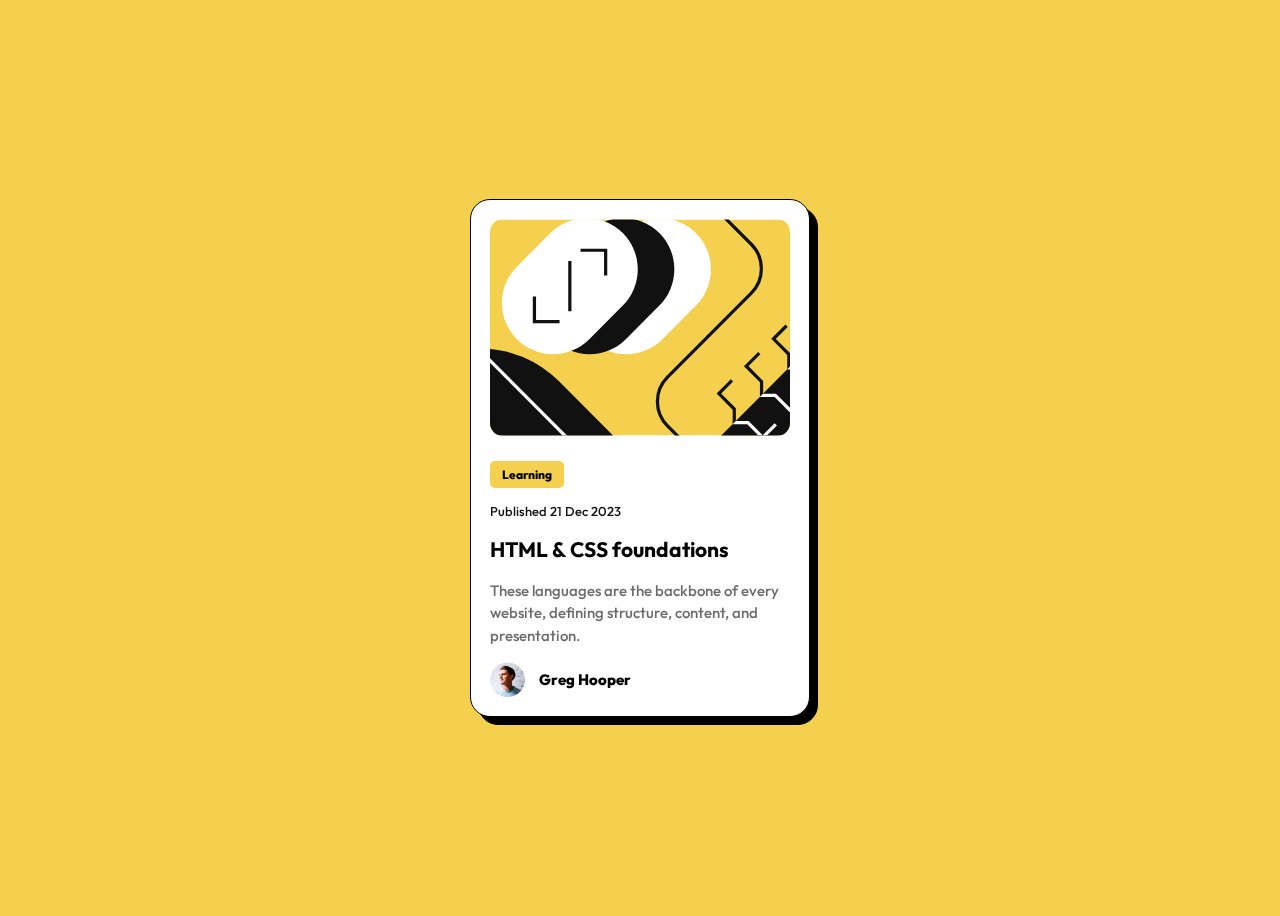
<file: blog-preview-card/index.html>
<!DOCTYPE html>
<html lang="en">

<head>
  <meta charset="UTF-8">
  <meta name="viewport" content="width=device-width, initial-scale=1.0">
  <!-- displays site properly based on user's device -->
  <link rel="icon" type="image/png" sizes="32x32" href="./assets/images/favicon-32x32.png">
  <link rel="stylesheet" href="styles.css">
  <title>Blog preview card</title>
</head>

<body>

  <main class="card">
    <img class="card-main-img" src="./assets/images/illustration-article.svg" alt="imagen">
    <div class="card-content">
      <span class="card-tag">Learning</span>
      <p class="card-date">Published 21 Dec 2023</p>
      <h2 class="card-title">HTML & CSS foundations</h2>
      <p class="card-description">
        These languages are the backbone of every website, defining structure, content, and presentation.
      </p>
      <div class="card-author">
        <img src="./assets/images/image-avatar.webp" alt="Greg Hooper">
        <span>Greg Hooper</span>
      </div>
    </div>
  </main>
</body>

</html>
</file>
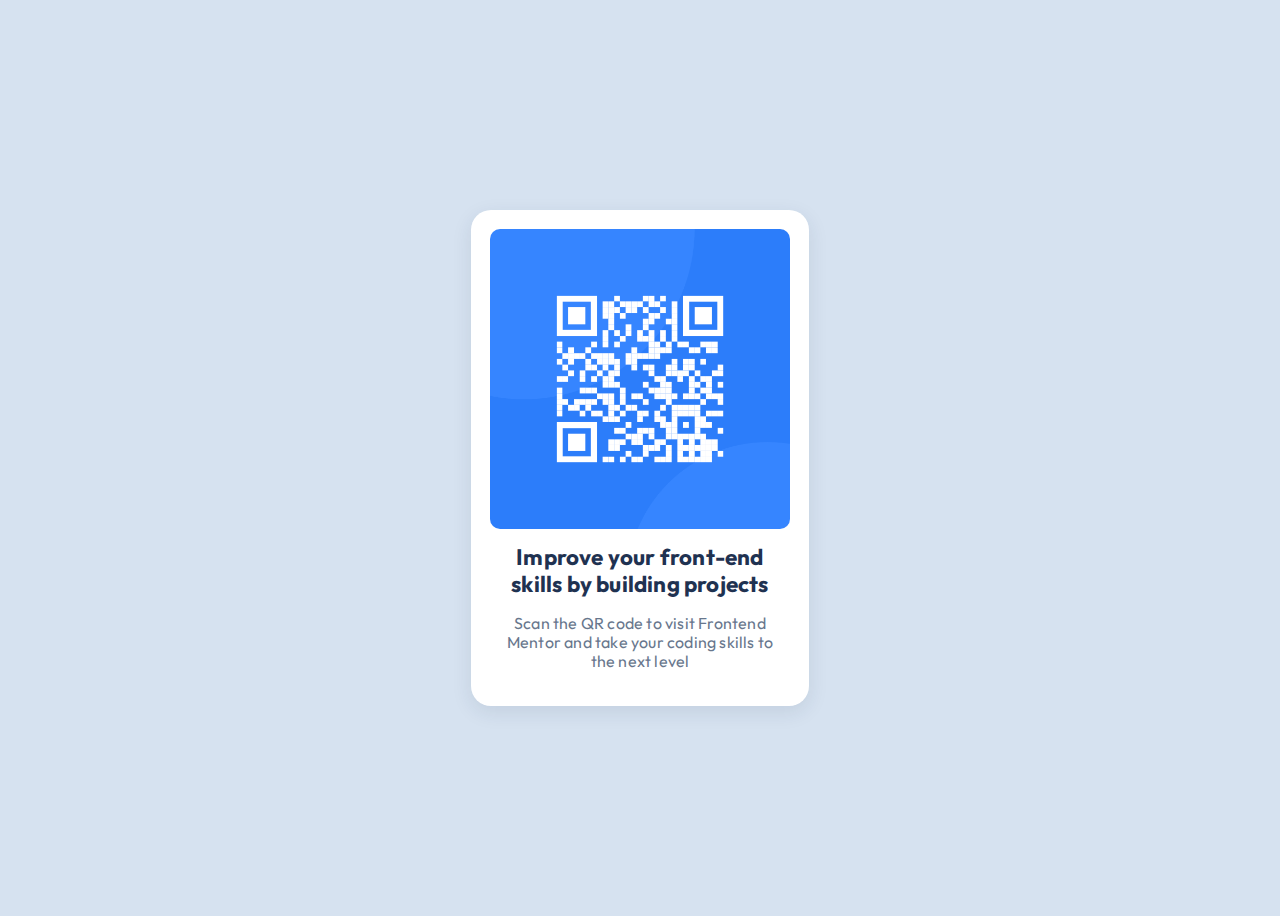
<file: qr-code-component/index.html>
<!DOCTYPE html>
<html lang="en">

<head>
  <meta charset="UTF-8">
  <meta name="viewport" content="width=device-width, initial-scale=1.0">
  <link rel="stylesheet" href="styles.css">
  <title>QR code component</title>
</head>

<body>
  <main class="container">
    <img src="images/image-qr-code.png" alt="qr-code">
    <div class="text-container">
      <h1>Improve your front-end skills by building projects</h1>
      <p>Scan the QR code to visit Frontend Mentor and take your coding skills to the next level</p>
    </div>
  </main>
</body>

</html>
</file>
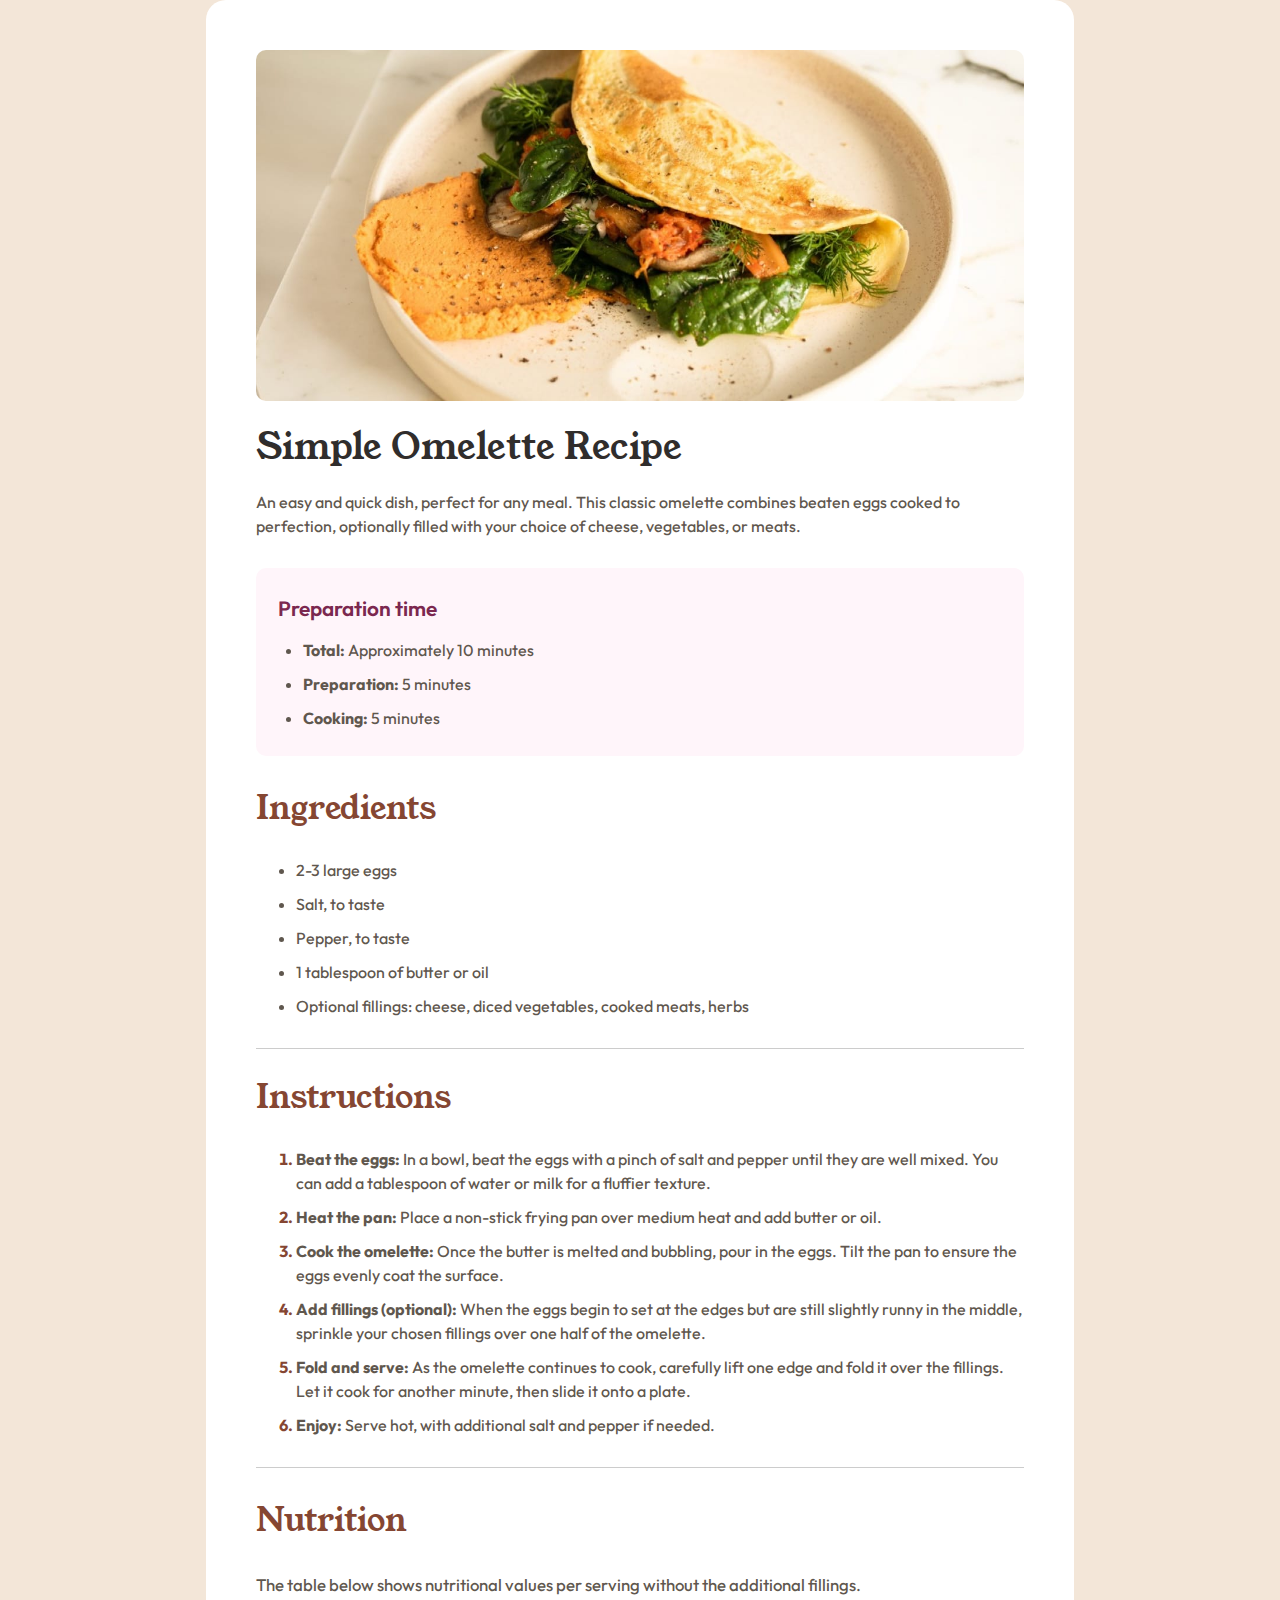
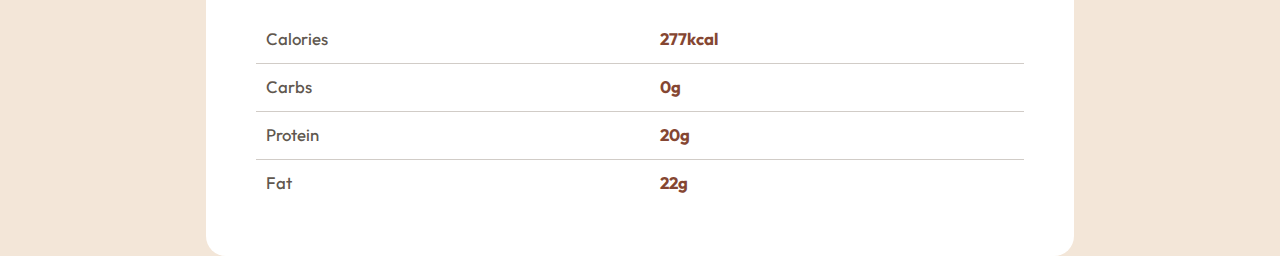
<file: recipe-page/index.html>
<!DOCTYPE html>
<html lang="en">

<head>
  <meta charset="UTF-8">
  <meta name="viewport" content="width=device-width, initial-scale=1.0">
  <!-- displays site properly based on user's device -->
  <link rel="icon" type="image/png" sizes="32x32" href="./assets/images/favicon-32x32.png">
  <title>Frontend Mentor | Recipe page</title>
  <link rel="stylesheet" href="./styles.css">
</head>

<body>
  <main>
    <article class="recipe">
      <img class="recipe-img" src="./assets/images/image-omelette.jpeg" alt="A delicious omelette recipe">
      <div class="recipe-data">
        <header>
          <h1 class="recipe-title">Simple Omelette Recipe</h1>
          <p class="recipe-description">
            An easy and quick dish, perfect for any meal.
            This classic omelette combines beaten eggs cooked to perfection, optionally filled with your choice of
            cheese,
            vegetables, or meats.
          </p>
        </header>
        <section class="recipe-preparation-time">
          <h2>Preparation time</h2>
          <ul>
            <li><strong>Total:</strong> Approximately 10 minutes</li>
            <li><strong>Preparation:</strong> 5 minutes</li>
            <li><strong>Cooking:</strong> 5 minutes</li>
          </ul>
        </section>
        <section class="recipe-ingredients">
          <h2>Ingredients</h2>
          <ul>
            <li> 2-3 large eggs</li>
            <li>Salt, to taste</li>
            <li>Pepper, to taste</li>
            <li>1 tablespoon of butter or oil</li>
            <li>Optional fillings: cheese, diced vegetables, cooked meats, herbs</li>
          </ul>
        </section>
        <hr>
        <section class="recipe-instructions">
          <h2>Instructions</h2>
          <ol>
            <li><strong>Beat the eggs:</strong> In a bowl, beat the eggs with a pinch of salt and pepper until they are
              well mixed.
              You can add a tablespoon of water or milk for a fluffier texture.</li>
            <li><strong>Heat the pan:</strong> Place a non-stick frying pan over medium heat and add butter or oil.</li>
            <li><strong>Cook the omelette:</strong> Once the butter is melted and bubbling, pour in the eggs. Tilt the
              pan to ensure
              the eggs evenly coat the surface.</li>
            <li><strong>Add fillings (optional):</strong> When the eggs begin to set at the edges but are still slightly
              runny in the
              middle, sprinkle your chosen fillings over one half of the omelette.</li>
            <li><strong>Fold and serve:</strong> As the omelette continues to cook, carefully lift one edge and fold it
              over the
              fillings. Let it cook for another minute, then slide it onto a plate.</li>
            <li><strong>Enjoy:</strong> Serve hot, with additional salt and pepper if needed.</li>
          </ol>
        </section>
        <hr>
        <section class="recipe-nutrition">
          <h2>Nutrition</h2>
          <p>The table below shows nutritional values per serving without the additional fillings.</p>
          <table>
            <tbody>
              <tr>
                <th>Calories</th>
                <td>277kcal</td>
              </tr>
              <tr>
                <th>Carbs</th>
                <td>0g</td>
              </tr>
              <tr>
                <th>Protein</th>
                <td>20g</td>
              </tr>
              <tr>
                <th>Fat</th>
                <td>22g</td>
              </tr>
            </tbody>
          </table>
        </section>
      </div>
    </article>
  </main>

</body>

</html>
</file>
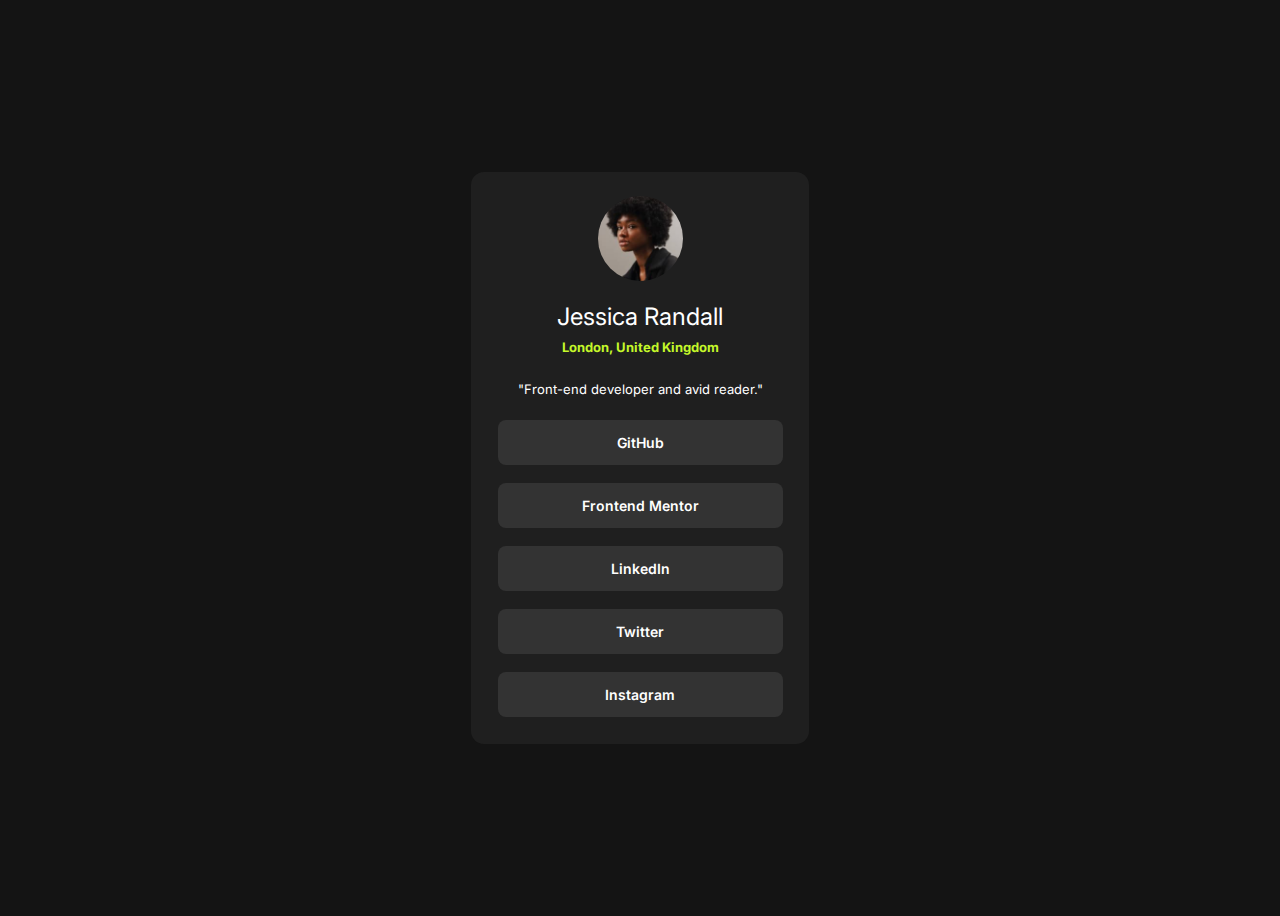
<file: social-links-profile/index.html>
<!DOCTYPE html>
<html lang="en">

<head>
  <meta charset="UTF-8">
  <meta name="viewport" content="width=device-width, initial-scale=1.0">
  <!-- displays site properly based on user's device -->
  <link rel="icon" type="image/png" sizes="32x32" href="./assets/images/favicon-32x32.png">
  <title>Social links profile</title>
  <link rel="stylesheet" href="styles.css">
</head>

<body>
  <main class="profile-card">
    <img class="profile-picture" src="./assets/images/avatar-jessica.jpeg" alt="imagen">
    <div class="profile-content">
      <h1 class="profile-name">Jessica Randall</h1>
      <p class="profile-location">London, United Kingdom</p>
      <blockquote class="profile-description">"Front-end developer and avid reader."</blockquote>
    </div>
    <div class="profile-links">
      <a href="https://github.com" class="profile-link">GitHub</a>
      <a href="https://www.frontendmentor.io" class="profile-link">Frontend Mentor</a>
      <a href="https://www.linkedin.com" class="profile-link">LinkedIn</a>
      <a href="https://twitter.com" class="profile-link">Twitter</a>
      <a href="https://instagram.com" class="profile-link">Instagram</a>
    </div>
  </main>

</body>

</html>
</file>
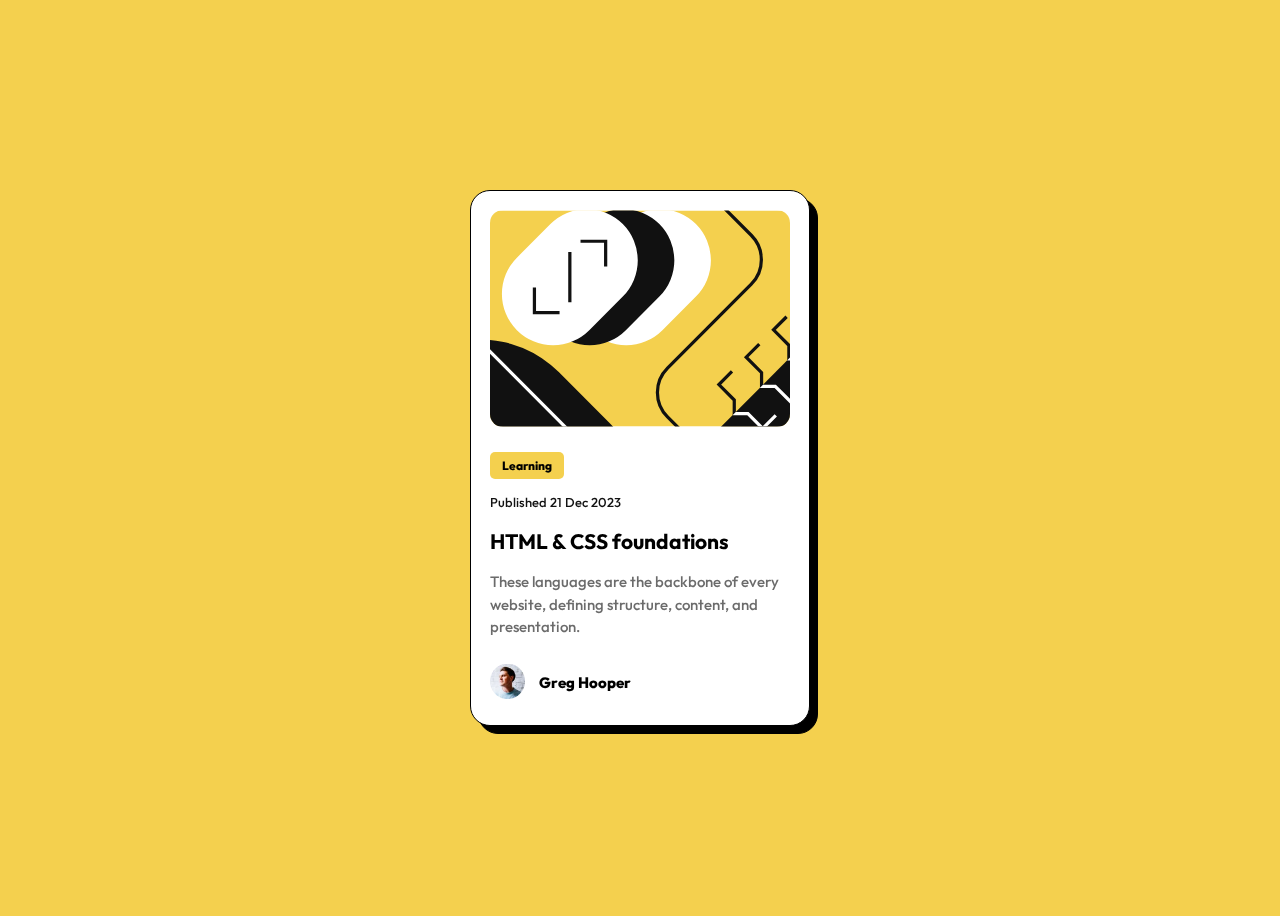
<file: blog-preview-card/blog-preview-card-main/index.html>
<!DOCTYPE html>
<html lang="en">

<head>
  <meta charset="UTF-8">
  <meta name="viewport" content="width=device-width, initial-scale=1.0">
  <!-- displays site properly based on user's device -->
  <link rel="icon" type="image/png" sizes="32x32" href="./assets/images/favicon-32x32.png">
  <link rel="stylesheet" href="styles.css">
  <title>Frontend Mentor | Blog preview card</title>
</head>

<body>

  <article class="card">
    <img src="./assets/images/illustration-article.svg" alt="imagen">
    <div class="card-content">
      <span class="card-tag">Learning</span>
      <p class="card-date">Published 21 Dec 2023</p>
      <h2 class="card-title">HTML & CSS foundations</h2>
      <p class="card-description">
        These languages are the backbone of every website, defining structure, content, and presentation.
      </p>
      <div class="card-author">
        <img src="./assets/images/image-avatar.webp" alt="Greg Hooper">
        <span>Greg Hooper</span>
      </div>
    </div>
  </article>
</body>

</html>
</file>
<file: blog-preview-card/styles.css>
@import url('https://fonts.googleapis.com/css2?family=Outfit:wght@100..900&display=swap');

body {
    font-family: 'Outfit', sans-serif;
    display: flex;
    justify-content: center;
    align-items: center;
    height: 100vh;
    background-color: hsl(47, 88%, 63%);
    overflow: hidden;
}

.card {
    background-color: hsl(0, 0%, 100%);
    display: flex;
    justify-content: center;
    align-items: center;
    flex-direction: column;
    padding: 19px;
    border-radius: 20px;
    max-width: 300px;
    border: 1px solid hsl(0, 0%, 0%); 
    filter: drop-shadow(8px 8px 0px rgba(0, 0, 0, 1));
}

.card-main-img {
    border-radius: 13px;
    width: 100%;
    aspect-ratio: 4.15 / 3;
    object-fit: cover;
    margin-bottom: 27px;
}

.card-tag {
    background-color: hsl(47, 88%, 63%);
    border-radius: 5px;
    font-weight: 800;
    font-size: 12px;
    padding: 6px 12px;
}

.card-date {
    margin-top: 20px;
    font-size: 13px;
    font-weight: 500;
    color: hsl(0, 0%, 7%);
}

.card-title {
    font-size: 21px;
}

.card-description {
    color: hsl(0, 0%, 42%);
    font-size: 15px; 
    font-weight: 500; 
    line-height: 1.5; 
}

.card-author {
    display: flex;
    justify-content: flex-start;
    align-items: center;
    gap: 14px; 
}

.card-author img {
    width: 35px;
    height: 35px; 
}

.card-author span{
    font-size: 15px; 
    font-weight: 800; 
}
</file>
<file: qr-code-component/styles.css>
@import url('https://fonts.googleapis.com/css2?family=Outfit:wght@100..900&display=swap');
body {
    font-family: 'Outfit', sans-serif;
    background-color: hsl(212, 45%, 89%);
    display: flex;
    justify-content:center;
    align-items:center;
    flex-direction: column;
    height: 100vh;
    overflow: hidden;
}

.container {
    background-color: hsl(0, 0%, 100%);
    border-radius: 20px;
    padding: 19px;
    max-width: 300px;
    display: flex;
    flex-direction: column;
    justify-content: center;
    box-shadow: 0 6px 20px rgba(31, 49, 79, 0.1);
}

img {
    width: 100%;
    border-radius: 10px;
}

h1 {
    color: hsl(218, 44%, 22%);
    line-height: 120%;
    font-size: 1.4rem;
    font-weight: 700;
    letter-spacing: 0.2px;
    text-align: center;
}

p {
    color: hsl(216, 15%, 48%);
    line-height: 120%;
    font-size: 1rem;
    font-weight: 400;
    letter-spacing: 0.2px;
    text-align: center;
    padding: 0em 1em 0;
}
</file>
<file: recipe-page/styles.css>
@import url('https://fonts.googleapis.com/css2?family=Outfit:wght@100..900&family=Young+Serif&display=swap');

body{
    display: flex;
    justify-content: center;
    align-items: center;
    margin: 0;
}

.recipe{
    max-width: 768px;
}

.recipe-img{
    width: 100%;
}

.recipe-data{
    margin: 30px;
}

.recipe-title{
    font-family: 'Young Serif', serif;
    font-weight: 400;
    font-size: 2.26rem;
    line-height: 1;
    color: hsl(24, 5%, 18%);
}

.recipe-description{
    font-family: 'Outfit', sans-serif;
    font-weight: 450;
    color: hsl(30, 10%, 34%);
    line-height: 1.5;
}

.recipe-preparation-time{
    background-color: hsl(330, 100%, 98%);
    border-radius: 10px;
    padding-left: 22px;
    padding-top: 10px;
    padding-bottom: 10px;
    padding-right: 50px;
    margin-top: 30px;
    margin-bottom: 30px;
}

.recipe-preparation-time h2{
    font-family: 'Outfit', sans-serif;
    font-weight: 600;
    font-size: 1.3rem;
    color: hsl(332, 51%, 32%);
}

.recipe-preparation-time ul{
    padding-left: 25px;
    font-family: 'Outfit', sans-serif;
    font-weight: 450;
    color: hsl(30, 10%, 34%);

}

section h2{
    font-family: 'Young Serif', serif;
    font-weight: 400;
    color: hsl(14, 45%, 36%);
    font-size: 2rem;
}

.recipe-ingredients ul{
    font-family: 'Outfit', sans-serif;
    font-weight: 450;
    color: hsl(30, 10%, 34%);
    margin-bottom: 30px;
}

section li{
    margin-bottom: 10px; 
    line-height: 1.5; 
}

hr {
    border: none; /* Elimina el borde predeterminado */
    border-top: 1px solid hsl(0, 0%, 80%); /* Define un borde más claro */
}

.recipe-instructions ol{
    font-family: 'Outfit', sans-serif;
    font-weight: 450;
    color: hsl(30, 10%, 34%);
    margin-bottom: 30px;
}


ol li::marker {
    color: hsl(14, 45%, 36%); 
    font-weight: bold; 
}

.recipe-nutrition{
    font-family: 'Outfit', sans-serif;
    font-weight: 450;
    color: hsl(30, 10%, 34%);
    line-height: 1.6;
    font-size: 1.05rem;
}

table {
    width: 100%;
    border-collapse: collapse;
}

.recipe-nutrition th,
.recipe-nutrition td {
    padding: 10px 10px; 
}

.recipe-nutrition th {
    color: hsl(30, 10%, 34%);
    font-weight: 450;
    text-align: left;
}
  
.recipe-nutrition td {
    color: hsl(14, 45%, 36%);
    font-weight: 700;
}

.recipe-nutrition tr:not(:last-child) {
    border-bottom: 1px solid hsl(30, 10%, 80%);
}


@media (min-width: 768px) {
    body {
        display: flex;
        justify-content: center;
        align-items: center;
        background-color: hsl(30, 54%, 90%);
        min-height: 100vh;
    }

    .recipe{
        background-color: hsl(0, 0%, 100%);
        border-radius: 20px;
        padding: 50px;
    }

    .recipe-data{
        margin:0;
    }

    .recipe-img{
        max-width: 100%;
        border-radius: 10px;
    }
    
}
</file>
<file: social-links-profile/styles.css>
@import url('https://fonts.googleapis.com/css2?family=Inter:ital,opsz,wght@0,14..32,100..900;1,14..32,100..900&display=swap');

body {
    background-color: hsl(0, 0%, 8%);
    display: flex;
    justify-content: center;
    align-items: center;
    height: 100vh;
    font-family: 'Inter', sans-serif;
    overflow: hidden;
}

.profile-card{
    background-color: hsl(0, 0%, 12%);
    color: white;
    display: flex;
    justify-content: center;
    align-items: center;
    flex-direction: column;
    max-width: 300px;
    padding: 19px;
    border-radius: 13px;
}

.profile-picture{
    border-radius: 50%;
    width: 85px; 
    height: 85px;
    margin: 5px;
}

.profile-content{
    display: flex;
    justify-content: center;
    align-items: center;
    flex-direction: column;
}

.profile-name{
    font-size: 24px;
    font-weight: 400;
    margin-bottom:-5px;
}

.profile-location{
    font-size: 13px;
    font-weight: 700;
    color: hsl(75, 94%, 57%);
}

.profile-description{
    font-size: 13px;
    white-space: nowrap;
    
}

.profile-links{
    display: flex;
    justify-content: center;
    align-items: center;
    flex-direction: column;
    width: 95%;
    gap: 18px;
    margin-bottom:8px;
    margin-top: 10px;
}

.profile-link{
    color: white;
    background-color: hsl(0, 0%, 20%);
    font-size: 14px;
    font-weight: 600;
    text-align: center;
    padding: 14px 0; 
    width: 100%; 
    border-radius: 8px; 
    text-decoration: none; 

}

.profile-link:hover {
    background-color: hsl(75, 94%, 57%); /* Cambia el color de fondo */
    color: black;
}
</file>
<file: blog-preview-card/blog-preview-card-main/styles.css>
@import url('https://fonts.googleapis.com/css2?family=Outfit:wght@100..900&display=swap');

body {
    font-family: 'Outfit', sans-serif;
    display: flex;
    justify-content: center;
    align-items: center;
    height: 100vh;
    background-color: hsl(47, 88%, 63%);
}

.card {
    background-color: hsl(0, 0%, 100%);
    display: flex;
    justify-content: center;
    align-items: center;
    flex-direction: column;
    padding: 19px;
    border-radius: 20px;
    max-width: 300px;
    border: 1px solid hsl(0, 0%, 0%); /* Borde similar al de la imagen */
    filter: drop-shadow(8px 8px 0px rgba(0, 0, 0, 1));
}

img {
    border-radius: 13px;
    width: 100%;
    aspect-ratio: 4.15 / 3;
    /* Proporción más rectangular y ajustada */
    object-fit: cover;
    /* Ajusta la imagen al contenedor sin distorsión */
    margin-bottom: 27px;
}

.card-tag {
    background-color: hsl(47, 88%, 63%);
    border-radius: 5px;
    font-weight: 800;
    font-size: 12px;
    padding: 6px 12px;
}

.card-date {
    margin-top: 20px;
    font-size: 13px;
    font-weight: 500;
    color: hsl(0, 0%, 7%);
}

.card-title {
    font-size: 21px;
}

.card-description {
    color: hsl(0, 0%, 42%);
    font-size: 15px; /* Haz el tamaño de fuente más pequeño */
    font-weight: 500; /* Ajusta el peso de la fuente a normal */
    line-height: 1.5; /* Agrega un espacio entre líneas adecuado */
}

.card-author {
    display: flex;
    justify-content: flex-start;
    align-items: center;
    gap: 14px; /* Espaciado uniforme entre la imagen y el texto */
    margin-top: 25px;
    margin-bottom: -20px;
}

.card-author img {
    width: 35px;
    height: 35px; 
}

.card-author span{
    font-size: 15px; /* Tamaño del texto */
    font-weight: 800; /* Peso del texto */
    margin-top: -25px; /* Elimina márgenes predeterminados del texto */  
}
</file>
